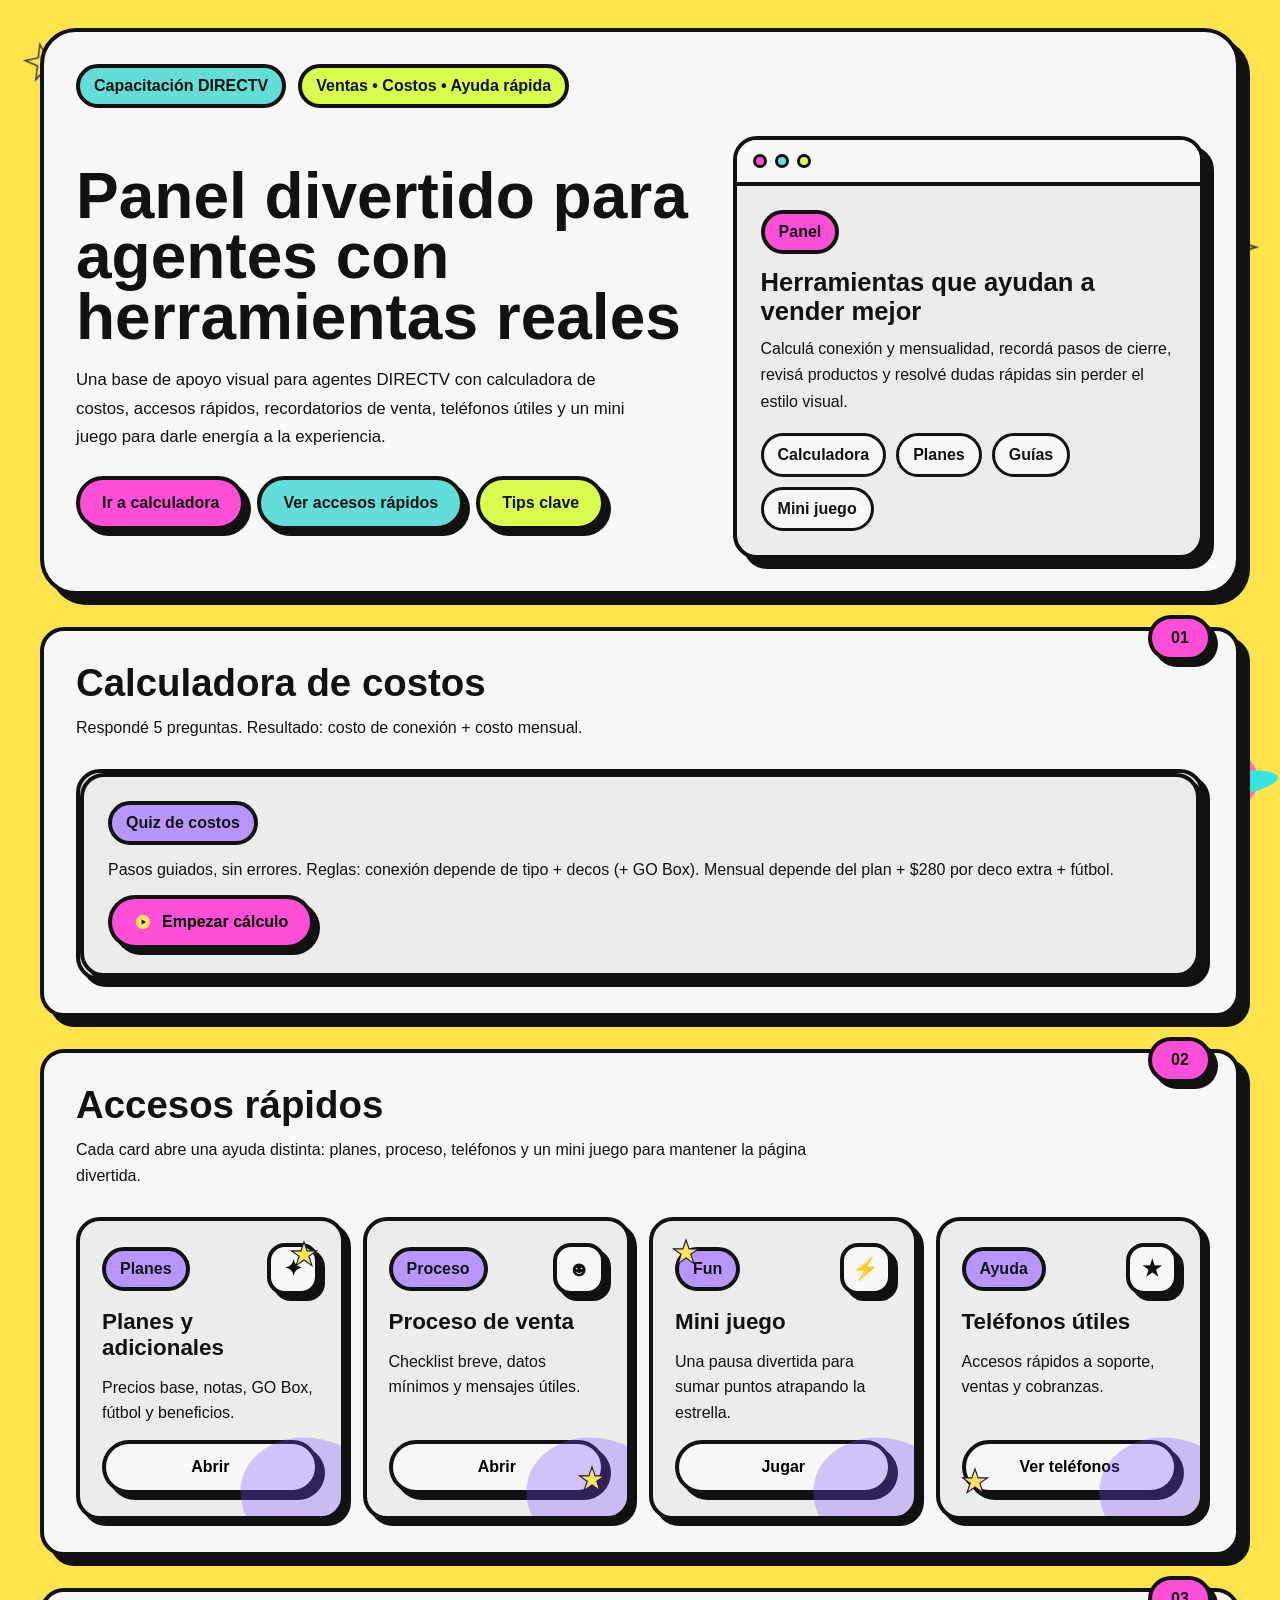
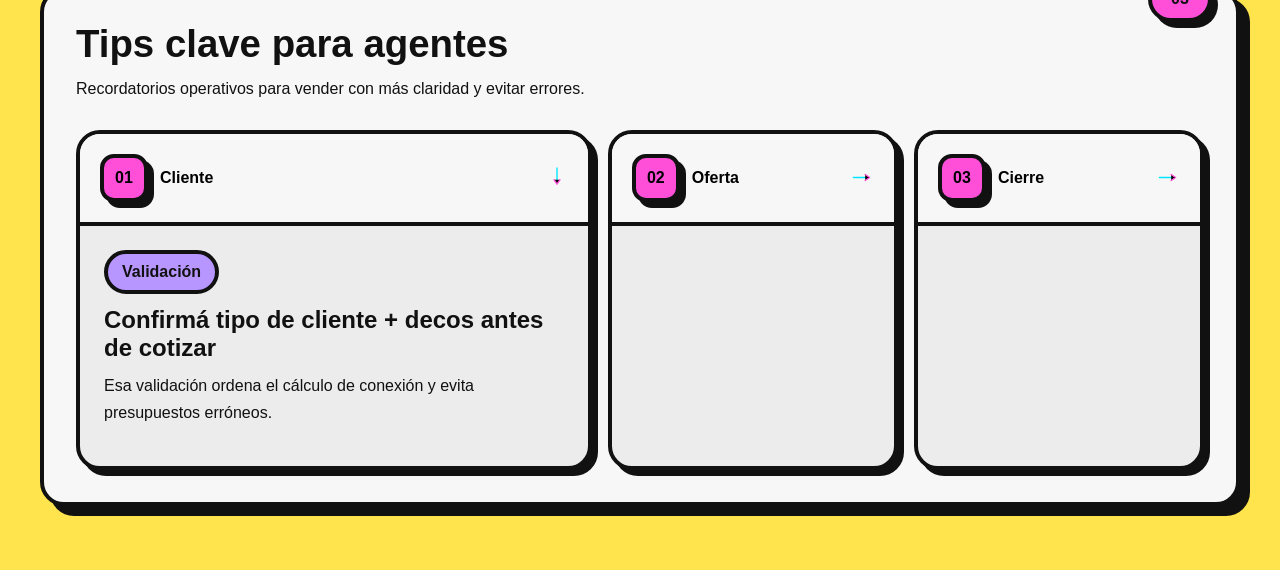
<file: index.html>
<!DOCTYPE html>
<html lang="es">
  <head>
    <meta charset="UTF-8" />
    <meta name="viewport" content="width=device-width, initial-scale=1.0" />
    <title>Capacitación DIRECTV | Panel Interactivo</title>
    <meta
      name="description"
      content="Panel interactivo de capacitación para agentes DIRECTV con calculadora de costos, accesos rápidos, mini juego y teléfonos útiles."
    />
    <link rel="stylesheet" href="styles.css" />
  </head>

  <body>
    <img src="assets/estrella.svg" alt="" class="star-deco star-1" aria-hidden="true" />
    <img src="assets/estrella.svg" alt="" class="star-deco star-2" aria-hidden="true" />
    <img src="assets/planeta.svg" alt="" class="planet-deco" aria-hidden="true" />

    <header class="hero">
      <div class="hero-top">
        <span class="hero-badge">Capacitación DIRECTV</span>
        <span class="hero-chip">Ventas • Costos • Ayuda rápida</span>
      </div>

      <div class="hero-grid">
        <div class="hero-copy">
          <h1>Panel divertido para agentes con herramientas reales</h1>
          <p>
            Una base de apoyo visual para agentes DIRECTV con calculadora de costos,
            accesos rápidos, recordatorios de venta, teléfonos útiles y un mini juego
            para darle energía a la experiencia.
          </p>

          <div class="hero-actions">
            <a href="#calculator" class="btn-primary">Ir a calculadora</a>
            <a href="#features" class="mini-btn hero-secondary">Ver accesos rápidos</a>
            <a href="#tips" class="mini-btn hero-gallery-btn">Tips clave</a>
          </div>
        </div>

        <div class="hero-card">
          <div class="hero-card-window">
            <div class="window-bar" aria-hidden="true">
              <span></span>
              <span></span>
              <span></span>
            </div>

            <div class="hero-card-content">
              <div class="sticker">Panel</div>
              <h2>Herramientas que ayudan a vender mejor</h2>
              <p>
                Calculá conexión y mensualidad, recordá pasos de cierre, revisá
                productos y resolvé dudas rápidas sin perder el estilo visual.
              </p>

              <div class="mini-pills">
                <span>Calculadora</span>
                <span>Planes</span>
                <span>Guías</span>
                <span>Mini juego</span>
              </div>
            </div>
          </div>
        </div>
      </div>
    </header>

    <main class="container">
      <!-- CALCULADORA -->
      <section id="calculator" class="panel section calculator-section">
        <div class="section-tag">01</div>
        <h2>Calculadora de costos</h2>
        <p class="section-text">
          Respondé 5 preguntas. Resultado: costo de conexión + costo mensual.
        </p>

        <div class="calculator-shell">
          <div id="calcIntro" class="calc-intro">
            <div class="intro-badge">Quiz de costos</div>
            <p>
              Pasos guiados, sin errores. Reglas: conexión depende de tipo +
              decos (+ GO Box). Mensual depende del plan + $280 por deco extra + fútbol.
            </p>

            <div class="calc-intro-actions">
              <button id="startCalcBtn" class="btn-primary start-btn" type="button">
                <img src="assets/play.svg" alt="" class="icon-play" aria-hidden="true" />
                <span>Empezar cálculo</span>
              </button>
            </div>
          </div>

          <div id="calcStepper" class="calc-stepper hidden" aria-live="polite">
            <div class="calc-progress">
              <div class="calc-progress-top">
                <span id="calcStepLabel">Paso 1</span>
                <span id="calcProgressPercent">20%</span>
              </div>

              <div class="progress-bar" aria-hidden="true">
                <div id="calcProgressFill" class="progress-fill"></div>
              </div>
            </div>

            <div id="calcCard" class="question-card step-question">
              <h3 id="calcQuestionTitle"></h3>
              <div id="calcAnswersContainer" class="answers-container"></div>

              <p id="calcError" class="quiz-error hidden" role="alert">
                <img src="assets/rayo.svg" alt="" class="icon-ray" aria-hidden="true" />
                <span>Elegí una opción para continuar.</span>
              </p>
            </div>

            <div class="quiz-actions">
              <button
                id="prevCalcBtn"
                class="mini-btn secondary-btn hidden"
                type="button"
              >
                Atrás
              </button>

              <button id="nextCalcBtn" class="btn-primary next-btn" type="button">
                <span>Siguiente</span>
                <img src="assets/flecha.svg" alt="" class="icon-arrow" aria-hidden="true" />
              </button>
            </div>
          </div>
        </div>
      </section>

      <!-- ACCESOS RÁPIDOS -->
      <section id="features" class="panel section vertical-cards-section">
        <div class="section-tag">02</div>
        <h2>Accesos rápidos</h2>
        <p class="section-text">
          Cada card abre una ayuda distinta: planes, proceso, teléfonos y un mini juego
          para mantener la página divertida.
        </p>

        <div class="vertical-cards">
          <article class="v-card">
            <img src="assets/blob.svg" alt="" class="blob-bg" aria-hidden="true" />
            <img src="assets/estrella.svg" alt="" class="mini-star mini-star-1" aria-hidden="true" />

            <div class="v-card-top">
              <span class="card-badge">Planes</span>
              <div class="v-card-icon" aria-hidden="true">✦</div>
            </div>

            <h3>Planes y adicionales</h3>
            <p>Precios base, notas, GO Box, fútbol y beneficios.</p>

            <button class="mini-btn feature-open-btn" data-modal="featureA" type="button">
              Abrir
            </button>
          </article>

          <article class="v-card">
            <img src="assets/blob.svg" alt="" class="blob-bg" aria-hidden="true" />
            <img src="assets/estrella.svg" alt="" class="mini-star mini-star-2" aria-hidden="true" />

            <div class="v-card-top">
              <span class="card-badge">Proceso</span>
              <div class="v-card-icon" aria-hidden="true">☻</div>
            </div>

            <h3>Proceso de venta</h3>
            <p>Checklist breve, datos mínimos y mensajes útiles.</p>

            <button class="mini-btn feature-open-btn" data-modal="featureB" type="button">
              Abrir
            </button>
          </article>

          <article class="v-card">
            <img src="assets/blob.svg" alt="" class="blob-bg" aria-hidden="true" />
            <img src="assets/estrella.svg" alt="" class="mini-star mini-star-3" aria-hidden="true" />

            <div class="v-card-top">
              <span class="card-badge">Fun</span>
              <div class="v-card-icon" aria-hidden="true">⚡</div>
            </div>

            <h3>Mini juego</h3>
            <p>Una pausa divertida para sumar puntos atrapando la estrella.</p>

            <button class="mini-btn feature-open-btn" data-modal="featureC" type="button">
              Jugar
            </button>
          </article>

          <article class="v-card">
            <img src="assets/blob.svg" alt="" class="blob-bg" aria-hidden="true" />
            <img src="assets/estrella.svg" alt="" class="mini-star mini-star-4" aria-hidden="true" />

            <div class="v-card-top">
              <span class="card-badge">Ayuda</span>
              <div class="v-card-icon" aria-hidden="true">★</div>
            </div>

            <h3>Teléfonos útiles</h3>
            <p>Accesos rápidos a soporte, ventas y cobranzas.</p>

            <button class="mini-btn feature-open-btn" data-modal="featureD" type="button">
              Ver teléfonos
            </button>
          </article>
        </div>
      </section>

      <!-- TIPS -->
      <section id="tips" class="panel section accordion-section">
        <div class="section-tag">03</div>
        <h2>Tips clave para agentes</h2>
        <p class="section-text">
          Recordatorios operativos para vender con más claridad y evitar errores.
        </p>

        <div class="horizontal-accordion" id="horizontalAccordion">
          <article class="h-accordion-item active">
            <button class="h-accordion-trigger" type="button">
              <span class="h-accordion-number">01</span>
              <span class="h-accordion-label">Cliente</span>
              <img src="assets/flecha.svg" alt="" class="accordion-arrow" aria-hidden="true" />
            </button>

            <div class="h-accordion-panel">
              <div class="panel-inner">
                <span class="panel-pill">Validación</span>
                <h3>Confirmá tipo de cliente + decos antes de cotizar</h3>
                <p>
                  Esa validación ordena el cálculo de conexión y evita presupuestos erróneos.
                </p>
              </div>
            </div>
          </article>

          <article class="h-accordion-item">
            <button class="h-accordion-trigger" type="button">
              <span class="h-accordion-number">02</span>
              <span class="h-accordion-label">Oferta</span>
              <img src="assets/flecha.svg" alt="" class="accordion-arrow" aria-hidden="true" />
            </button>

            <div class="h-accordion-panel">
              <div class="panel-inner">
                <span class="panel-pill">Presentación</span>
                <h3>Separá conexión de mensualidad</h3>
                <p>
                  Explicá plan base, decos extra, GO Box y fútbol por separado.
                </p>
              </div>
            </div>
          </article>

          <article class="h-accordion-item">
            <button class="h-accordion-trigger" type="button">
              <span class="h-accordion-number">03</span>
              <span class="h-accordion-label">Cierre</span>
              <img src="assets/flecha.svg" alt="" class="accordion-arrow" aria-hidden="true" />
            </button>

            <div class="h-accordion-panel">
              <div class="panel-inner">
                <span class="panel-pill">Checklist</span>
                <h3>Antes de cerrar</h3>
                <p>
                  Confirmar dirección, horario y cantidad de decos.
                </p>
              </div>
            </div>
          </article>
        </div>
      </section>
    </main>

    <!-- MODAL RESULTADO -->
    <div
      id="resultModal"
      class="modal hidden"
      role="dialog"
      aria-modal="true"
      aria-label="Resultado de costos"
    >
      <div class="modal-backdrop result-backdrop"></div>

      <div class="feature-modal result-modal-card">
        <button class="modal-close result-close-btn" type="button" aria-label="Cerrar">
          ×
        </button>

        <div class="modal-badge">Resultado</div>
        <h3 id="resultTitle">Resultado de costos</h3>
        <p id="resultDesc">Costo de conexión y costo mensual calculados</p>

        <div id="resultContent" class="result-content"></div>

        <div class="modal-actions">
          <button id="resetQuizBtn" class="btn-primary" type="button">Reiniciar quiz</button>
          <button class="mini-btn result-close-btn" type="button">Cerrar</button>
        </div>
      </div>
    </div>

    <!-- MODAL FEATURES -->
    <div
      id="featureOverlay"
      class="modal hidden"
      role="dialog"
      aria-modal="true"
      aria-label="Accesos rápidos"
    >
      <div class="modal-backdrop feature-backdrop"></div>

      <!-- A -->
      <div class="feature-modal hidden" id="featureA">
        <button class="modal-close feature-close-btn" type="button" aria-label="Cerrar">
          ×
        </button>

        <div class="modal-badge">Planes</div>
        <h3>Resumen rápido de productos</h3>
        <p>Referencia rápida para la conversación comercial.</p>

        <div class="info-grid">
          <div class="info-box">
            <h4>Tabla rápida</h4>
            <p><strong>Plata HD</strong> — $990 — 147 canales HD</p>
            <p><strong>Plata HD Promo J</strong> — $890 — Por cupos</p>
            <p><strong>Oro HD</strong> — $1190 — 204 canales HD</p>
          </div>
          <div class="info-box">
            <h4>Info todos los planes</h4>
            <p>
              Todos los planes incluyen un decodificador, Prime Video y DirecTV Go gratis.
              En Montevideo incluyen un mes de HBO MAX gratis y en el interior Universal+,
              luego quedan con descuento.
            </p>
          </div>
          <div class="info-box">
            <h4>GO Box</h4>
            <p>
              Convierte una TV común en inteligente. Cuesta $500 para P3/TC y $1000
              para P1/P2. Se paga junto a la conexión.
            </p>
          </div>
          <div class="info-box">
            <h4>Fútbol uruguayo</h4>
            <p>
              Suma $300 a la cuota mensual. Aplica a todas las TVs contratadas.
            </p>
          </div>
        </div>

        <div class="modal-actions">
          <button class="mini-btn feature-close-btn" type="button">Cerrar</button>
        </div>
      </div>

      <!-- B -->
      <div class="feature-modal hidden" id="featureB">
        <button class="modal-close feature-close-btn" type="button" aria-label="Cerrar">
          ×
        </button>

        <div class="modal-badge">Proceso</div>
        <h3>Guía rápida de cierre</h3>
        <p>Acordeón interno con los pasos más útiles.</p>

        <div class="inner-accordion">
          <div class="inner-accordion-item active">
            <button class="inner-accordion-trigger" type="button">
              Diagnóstico
            </button>
            <div class="inner-accordion-content">
              TV/decos, plan, extras, forma de pago.
            </div>
          </div>

          <div class="inner-accordion-item">
            <button class="inner-accordion-trigger" type="button">
              Cierre
            </button>
            <div class="inner-accordion-content">
              Confirmar total, dirección y fecha de instalación.
            </div>
          </div>

          <div class="inner-accordion-item">
            <button class="inner-accordion-trigger" type="button">
              Datos mínimos
            </button>
            <div class="inner-accordion-content">
              Nombre, CI, teléfono, dirección, horario.
            </div>
          </div>

          <div class="inner-accordion-item">
            <button class="inner-accordion-trigger" type="button">
              Mensaje inicial
            </button>
            <div class="inner-accordion-content">
              Hola ¿Qué plan te interesa y cuántos decodificadores necesitás?
            </div>
          </div>
        </div>

        <div class="modal-actions">
          <button class="mini-btn feature-close-btn" type="button">Cerrar</button>
        </div>
      </div>

      <!-- C -->
      <div class="feature-modal hidden" id="featureC">
        <button class="modal-close feature-close-btn" type="button" aria-label="Cerrar">
          ×
        </button>

        <div class="modal-badge">Mini juego</div>
        <h3>Atrapá la estrella</h3>
        <p>Hacé clic sobre la estrella todas las veces que puedas en 10 segundos.</p>

        <div class="game-panel">
          <div class="game-stats">
            <span id="gameScore">Puntos: 0</span>
            <span id="gameTimer">Tiempo: 10</span>
          </div>

          <div class="game-area" id="gameArea">
            <button
              id="gameTarget"
              class="game-target hidden"
              type="button"
              aria-label="Objetivo del juego"
            >
              ★
            </button>
          </div>

          <div class="game-controls">
            <button id="startGameBtn" class="btn-primary" type="button">
              Empezar juego
            </button>
          </div>

          <div id="gameResult" class="game-result hidden"></div>
        </div>

        <div class="modal-actions">
          <button class="mini-btn feature-close-btn" type="button">Cerrar</button>
        </div>
      </div>

      <!-- D -->
      <div class="feature-modal hidden" id="featureD">
        <button class="modal-close feature-close-btn" type="button" aria-label="Cerrar">
          ×
        </button>

        <div class="modal-badge">Teléfonos útiles</div>
        <h3>Contactos rápidos</h3>
        <p>Bloque visual para tener a mano los números más usados.</p>

        <div class="phones-grid">
          <a href="tel:08001234567" class="phone-card">
            <span class="phone-tag">Soporte</span>
            <strong>0800 123 4567</strong>
            <span>Fallas / instalaciones / consultas</span>
          </a>

          <a href="tel:08007654321" class="phone-card">
            <span class="phone-tag">Ventas</span>
            <strong>0800 765 4321</strong>
            <span>Planes / activaciones</span>
          </a>

          <a href="tel:08001112222" class="phone-card">
            <span class="phone-tag">Cobranzas</span>
            <strong>0800 111 2222</strong>
            <span>Pagos / facturación</span>
          </a>
        </div>

        <div class="modal-actions">
          <button class="mini-btn feature-close-btn" type="button">Cerrar</button>
        </div>
      </div>
    </div>

    <script src="app.js"></script>
  </body>
  </html>
</file>
<file: styles.css>
:root {
  --bg: #ffe44d;
  --pink: #ff4fd8;
  --turquoise: #63ddd7;
  --purple: #b896ff;
  --green: #d8ff4f;
  --white: #f7f7f7;
  --black: #111111;
  --gray: #ececec;
  --shadow: 6px 6px 0 var(--black);
  --shadow-lg: 10px 10px 0 var(--black);
  --radius: 24px;
  --border: 4px solid var(--black);
  --max-width: 1200px;
  --transition: 180ms ease;
}

* {
  box-sizing: border-box;
}

html {
  scroll-behavior: smooth;
}

body {
  margin: 0;
  font-family: Arial, Helvetica, sans-serif;
  background: var(--bg);
  color: var(--black);
  position: relative;
  overflow-x: hidden;
}

img {
  max-width: 100%;
  display: block;
}

button,
a {
  font: inherit;
}

button {
  border: none;
  background: none;
  cursor: pointer;
}

a {
  color: inherit;
  text-decoration: none;
}

.hidden {
  display: none !important;
}

.container {
  width: min(calc(100% - 32px), var(--max-width));
  margin: 0 auto 64px;
  position: relative;
  z-index: 1;
}

.panel {
  background: var(--white);
  border: var(--border);
  border-radius: var(--radius);
  box-shadow: var(--shadow-lg);
}

.section {
  position: relative;
  padding: 32px;
  margin-bottom: 32px;
}

.section-tag {
  position: absolute;
  top: -16px;
  right: 24px;
  min-width: 64px;
  text-align: center;
  padding: 10px 16px;
  background: var(--pink);
  border: var(--border);
  border-radius: 999px;
  font-weight: 800;
  box-shadow: var(--shadow);
}

.section h2 {
  margin: 0 0 12px;
  font-size: clamp(1.8rem, 3vw, 2.7rem);
  line-height: 1.05;
}

.section-text {
  max-width: 760px;
  margin: 0 0 28px;
  line-height: 1.6;
}

.hero {
  width: min(calc(100% - 32px), var(--max-width));
  margin: 28px auto 32px;
  padding: 32px;
  background: var(--white);
  border: var(--border);
  border-radius: 36px;
  box-shadow: var(--shadow-lg);
  position: relative;
  z-index: 1;
  overflow: hidden;
}

.hero-top {
  display: flex;
  flex-wrap: wrap;
  gap: 12px;
  margin-bottom: 28px;
}

.hero-badge,
.hero-chip,
.intro-badge,
.modal-badge,
.panel-pill,
.card-badge,
.sticker,
.phone-tag {
  display: inline-flex;
  align-items: center;
  justify-content: center;
  padding: 10px 14px;
  border: var(--border);
  border-radius: 999px;
  font-weight: 800;
  line-height: 1;
}

.hero-badge {
  background: var(--turquoise);
}

.hero-chip {
  background: var(--green);
}

.intro-badge,
.card-badge,
.panel-pill {
  background: var(--purple);
}

.modal-badge,
.sticker,
.phone-tag {
  background: var(--pink);
}

.hero-grid {
  display: grid;
  grid-template-columns: 1.2fr 0.9fr;
  gap: 28px;
  align-items: center;
}

.hero-copy h1 {
  margin: 0 0 18px;
  font-size: clamp(2.3rem, 5vw, 4.5rem);
  line-height: 0.95;
}

.hero-copy p {
  margin: 0 0 24px;
  max-width: 60ch;
  line-height: 1.7;
  font-size: 1.05rem;
}

.hero-actions,
.calc-intro-actions,
.modal-actions,
.game-controls {
  display: flex;
  flex-wrap: wrap;
  gap: 12px;
}

.btn-primary,
.mini-btn {
  display: inline-flex;
  align-items: center;
  justify-content: center;
  gap: 10px;
  min-height: 54px;
  padding: 14px 22px;
  border: var(--border);
  border-radius: 999px;
  font-weight: 800;
  transition: transform var(--transition), box-shadow var(--transition),
    background var(--transition);
}

.btn-primary {
  background: var(--pink);
  box-shadow: var(--shadow);
}

.mini-btn {
  background: var(--white);
  box-shadow: var(--shadow);
}

.hero-secondary {
  background: var(--turquoise);
}

.hero-gallery-btn {
  background: var(--green);
}

.btn-primary:hover,
.mini-btn:hover,
.modal-close:hover,
.answer-option:hover,
.h-accordion-trigger:hover,
.inner-accordion-trigger:hover,
.phone-card:hover {
  transform: translate(-2px, -2px);
  box-shadow: 8px 8px 0 var(--black);
}

.btn-primary:focus-visible,
.mini-btn:focus-visible,
.modal-close:focus-visible,
.answer-option:focus-visible,
.h-accordion-trigger:focus-visible,
.inner-accordion-trigger:focus-visible,
.feature-open-btn:focus-visible,
.game-target:focus-visible,
.phone-card:focus-visible {
  outline: 3px solid var(--black);
  outline-offset: 3px;
}

.hero-card-window {
  background: var(--gray);
  border: var(--border);
  border-radius: var(--radius);
  box-shadow: var(--shadow-lg);
  overflow: hidden;
}

.window-bar {
  display: flex;
  gap: 8px;
  padding: 14px 16px;
  background: var(--white);
  border-bottom: var(--border);
}

.window-bar span {
  width: 14px;
  height: 14px;
  border-radius: 50%;
  border: 3px solid var(--black);
  background: var(--pink);
}

.window-bar span:nth-child(2) {
  background: var(--turquoise);
}

.window-bar span:nth-child(3) {
  background: var(--green);
}

.hero-card-content {
  padding: 24px;
}

.hero-card-content h2 {
  margin: 14px 0 10px;
  font-size: 1.6rem;
}

.hero-card-content p {
  margin: 0 0 18px;
  line-height: 1.65;
}

.mini-pills {
  display: flex;
  flex-wrap: wrap;
  gap: 10px;
}

.mini-pills span {
  padding: 10px 14px;
  background: var(--white);
  border: 3px solid var(--black);
  border-radius: 999px;
  font-weight: 700;
}

.calculator-shell,
.calc-intro,
.calc-stepper,
.feature-modal,
.question-card {
  background: var(--gray);
  border: var(--border);
  border-radius: var(--radius);
  box-shadow: var(--shadow);
}

.calc-intro,
.calc-stepper,
.feature-modal {
  padding: 24px;
}

.calc-progress {
  margin-bottom: 18px;
}

.calc-progress-top {
  display: flex;
  justify-content: space-between;
  gap: 12px;
  font-weight: 800;
  margin-bottom: 10px;
}

.progress-bar {
  height: 18px;
  overflow: hidden;
  border: var(--border);
  border-radius: 999px;
  background: var(--white);
}

.progress-fill {
  width: 0%;
  height: 100%;
  background: linear-gradient(
    90deg,
    var(--pink) 0%,
    var(--purple) 50%,
    var(--turquoise) 100%
  );
  transition: width 220ms ease;
}

.question-card {
  padding: 22px;
  min-height: 210px;
}

.question-card.animating {
  opacity: 0.65;
  transform: scale(0.99);
}

.question-card h3 {
  margin: 0 0 18px;
  font-size: 1.35rem;
}

.answers-container {
  display: grid;
  gap: 12px;
}

.answer-option {
  width: 100%;
  text-align: left;
  padding: 16px 18px;
  background: var(--white);
  border: var(--border);
  border-radius: 18px;
  box-shadow: var(--shadow);
  font-weight: 700;
  transition: transform var(--transition), box-shadow var(--transition),
    background var(--transition);
}

.answer-option.selected {
  background: var(--turquoise);
}

.answer-option small {
  display: block;
  margin-top: 6px;
  font-size: 0.9rem;
  opacity: 0.8;
  font-weight: 600;
}

.quiz-actions {
  display: flex;
  justify-content: space-between;
  gap: 12px;
  margin-top: 18px;
}

.quiz-error {
  margin: 16px 0 0;
  display: inline-flex;
  align-items: center;
  gap: 10px;
  color: #b00020;
  font-weight: 700;
}

.vertical-cards {
  display: grid;
  grid-template-columns: repeat(4, 1fr);
  gap: 18px;
}

.v-card {
  position: relative;
  overflow: hidden;
  padding: 22px;
  background: var(--gray);
  border: var(--border);
  border-radius: 24px;
  box-shadow: var(--shadow);
  min-height: 290px;
  display: flex;
  flex-direction: column;
  gap: 14px;
}

.v-card-top {
  display: flex;
  justify-content: space-between;
  align-items: center;
  gap: 12px;
}

.v-card-icon {
  width: 52px;
  height: 52px;
  border: var(--border);
  border-radius: 18px;
  display: grid;
  place-items: center;
  background: var(--white);
  font-size: 1.35rem;
  font-weight: 800;
  box-shadow: var(--shadow);
}

.v-card h3 {
  margin: 0;
  font-size: 1.4rem;
}

.v-card p {
  margin: 0;
  line-height: 1.6;
  flex: 1;
}

.blob-bg {
  position: absolute;
  inset: auto -50px -50px auto;
  width: 160px;
  opacity: 0.3;
  pointer-events: none;
}

.mini-star {
  position: absolute;
  width: 34px;
  pointer-events: none;
}

.mini-star-1 {
  top: 18px;
  right: 20px;
}

.mini-star-2 {
  bottom: 18px;
  right: 18px;
}

.mini-star-3 {
  top: 16px;
  left: 16px;
}

.mini-star-4 {
  bottom: 16px;
  left: 18px;
}

.horizontal-accordion {
  display: flex;
  gap: 16px;
  min-height: 340px;
}

.h-accordion-item {
  flex: 1;
  display: flex;
  flex-direction: column;
  background: var(--gray);
  border: var(--border);
  border-radius: 24px;
  box-shadow: var(--shadow);
  overflow: hidden;
  transition: flex 220ms ease;
}

.h-accordion-item.active {
  flex: 1.8;
}

.h-accordion-trigger {
  width: 100%;
  padding: 20px;
  display: flex;
  align-items: center;
  gap: 12px;
  background: var(--white);
  border-bottom: var(--border);
  font-weight: 800;
}

.h-accordion-number {
  min-width: 48px;
  min-height: 48px;
  display: grid;
  place-items: center;
  border: var(--border);
  border-radius: 14px;
  background: var(--pink);
  box-shadow: var(--shadow);
}

.h-accordion-label {
  flex: 1;
  text-align: left;
}

.accordion-arrow {
  width: 22px;
  transition: transform 180ms ease;
}

.h-accordion-item.active .accordion-arrow {
  transform: rotate(90deg);
}

.h-accordion-panel {
  flex: 1;
  padding: 24px;
  display: none;
}

.h-accordion-item.active .h-accordion-panel {
  display: block;
}

.panel-inner h3 {
  margin: 12px 0 10px;
  font-size: 1.5rem;
}

.panel-inner p {
  margin: 0;
  line-height: 1.7;
}

.modal {
  position: fixed;
  inset: 0;
  z-index: 1000;
  display: grid;
  place-items: center;
  padding: 24px;
}

.modal.hidden {
  display: none !important;
}

.modal-backdrop {
  position: absolute;
  inset: 0;
  background: rgba(17, 17, 17, 0.6);
  backdrop-filter: blur(4px);
}

.feature-modal {
  position: relative;
  z-index: 1;
  width: min(100%, 760px);
  max-height: min(85vh, 760px);
  overflow: auto;
  background: var(--white);
}

.result-modal-card {
  width: min(100%, 860px);
}

.modal-close {
  position: absolute;
  top: 14px;
  right: 14px;
  width: 52px;
  height: 52px;
  display: grid;
  place-items: center;
  font-size: 1.6rem;
  font-weight: 800;
  background: var(--pink);
  border: var(--border);
  border-radius: 16px;
  box-shadow: var(--shadow);
}

.result-content {
  margin-top: 18px;
  display: grid;
  gap: 16px;
}

.result-main {
  display: grid;
  grid-template-columns: repeat(2, 1fr);
  gap: 16px;
}

.result-box {
  padding: 20px;
  background: var(--gray);
  border: var(--border);
  border-radius: 22px;
  box-shadow: var(--shadow);
}

.result-box strong {
  display: block;
  margin-top: 8px;
  font-size: clamp(1.8rem, 4vw, 2.4rem);
}

.result-detail {
  padding: 20px;
  background: var(--gray);
  border: var(--border);
  border-radius: 22px;
  box-shadow: var(--shadow);
  line-height: 1.75;
}

.result-detail ul {
  margin: 0;
  padding-left: 18px;
}

.info-grid {
  display: grid;
  grid-template-columns: repeat(2, 1fr);
  gap: 14px;
  margin-top: 18px;
}

.info-box {
  padding: 18px;
  background: var(--gray);
  border: var(--border);
  border-radius: 20px;
  box-shadow: var(--shadow);
}

.info-box h4 {
  margin: 0 0 8px;
}

.info-box p {
  margin: 0 0 8px;
  line-height: 1.6;
}

.inner-accordion {
  display: grid;
  gap: 12px;
  margin-top: 18px;
}

.inner-accordion-item {
  border: var(--border);
  border-radius: 18px;
  overflow: hidden;
  background: var(--gray);
}

.inner-accordion-trigger {
  width: 100%;
  text-align: left;
  padding: 16px 18px;
  background: var(--white);
  font-weight: 800;
}

.inner-accordion-content {
  display: none;
  padding: 18px;
  line-height: 1.65;
}

.inner-accordion-item.active .inner-accordion-content {
  display: block;
}

.game-panel {
  margin-top: 18px;
  padding: 18px;
  border: var(--border);
  border-radius: 20px;
  background: var(--gray);
}

.game-stats {
  display: flex;
  justify-content: space-between;
  gap: 12px;
  margin-bottom: 14px;
  font-weight: 800;
}

.game-area {
  position: relative;
  height: 280px;
  border: var(--border);
  border-radius: 20px;
  background:
    linear-gradient(135deg, rgba(255, 79, 216, 0.14), rgba(99, 221, 215, 0.16)),
    var(--white);
  overflow: hidden;
}

.game-target {
  position: absolute;
  top: 0;
  left: 0;
  width: 60px;
  height: 60px;
  display: grid;
  place-items: center;
  border: var(--border);
  border-radius: 18px;
  background: var(--green);
  box-shadow: var(--shadow);
  font-size: 1.5rem;
  font-weight: 800;
}

.game-result {
  margin-top: 16px;
  padding: 14px 16px;
  background: var(--white);
  border: var(--border);
  border-radius: 16px;
  box-shadow: var(--shadow);
  font-weight: 800;
}

.phones-grid {
  display: grid;
  gap: 14px;
  margin-top: 18px;
}

.phone-card {
  display: flex;
  flex-direction: column;
  gap: 8px;
  padding: 18px;
  background: var(--gray);
  border: var(--border);
  border-radius: 20px;
  box-shadow: var(--shadow);
  transition: transform var(--transition), box-shadow var(--transition);
}

.phone-card strong {
  font-size: 1.35rem;
}

.star-deco,
.planet-deco {
  position: fixed;
  z-index: 0;
  pointer-events: none;
  opacity: 0.8;
}

.star-1 {
  top: 40px;
  left: 20px;
  width: 48px;
  transform: rotate(-12deg);
}

.star-2 {
  right: 18px;
  top: 220px;
  width: 58px;
  transform: rotate(18deg);
}

.planet-deco {
  right: -10px;
  bottom: 60px;
  width: 120px;
  transform: rotate(-8deg);
}

.icon-play,
.icon-arrow,
.icon-ray {
  width: 18px;
  height: 18px;
}

@media (max-width: 1100px) {
  .hero-grid {
    grid-template-columns: 1fr;
  }

  .vertical-cards {
    grid-template-columns: repeat(2, 1fr);
  }

  .horizontal-accordion {
    min-height: 280px;
  }
}

@media (max-width: 760px) {
  .hero,
  .section {
    padding: 22px;
  }

  .container,
  .hero {
    width: min(calc(100% - 20px), var(--max-width));
  }

  .vertical-cards,
  .info-grid,
  .result-main {
    grid-template-columns: 1fr;
  }

  .horizontal-accordion {
    flex-direction: column;
    min-height: auto;
  }

  .h-accordion-item,
  .h-accordion-item.active {
    flex: unset;
  }

  .quiz-actions,
  .game-stats {
    flex-direction: column;
    align-items: flex-start;
  }

  .modal {
    padding: 14px;
  }

  .section-tag {
    right: 16px;
  }
}

@media (max-width: 480px) {
  .hero-copy h1 {
    font-size: 2.2rem;
  }

  .section h2 {
    font-size: 1.8rem;
  }

  .btn-primary,
  .mini-btn {
    width: 100%;
  }

  .hero-actions,
  .calc-intro-actions,
  .modal-actions {
    flex-direction: column;
  }

  .question-card {
    min-height: auto;
  }
  }
</file>
